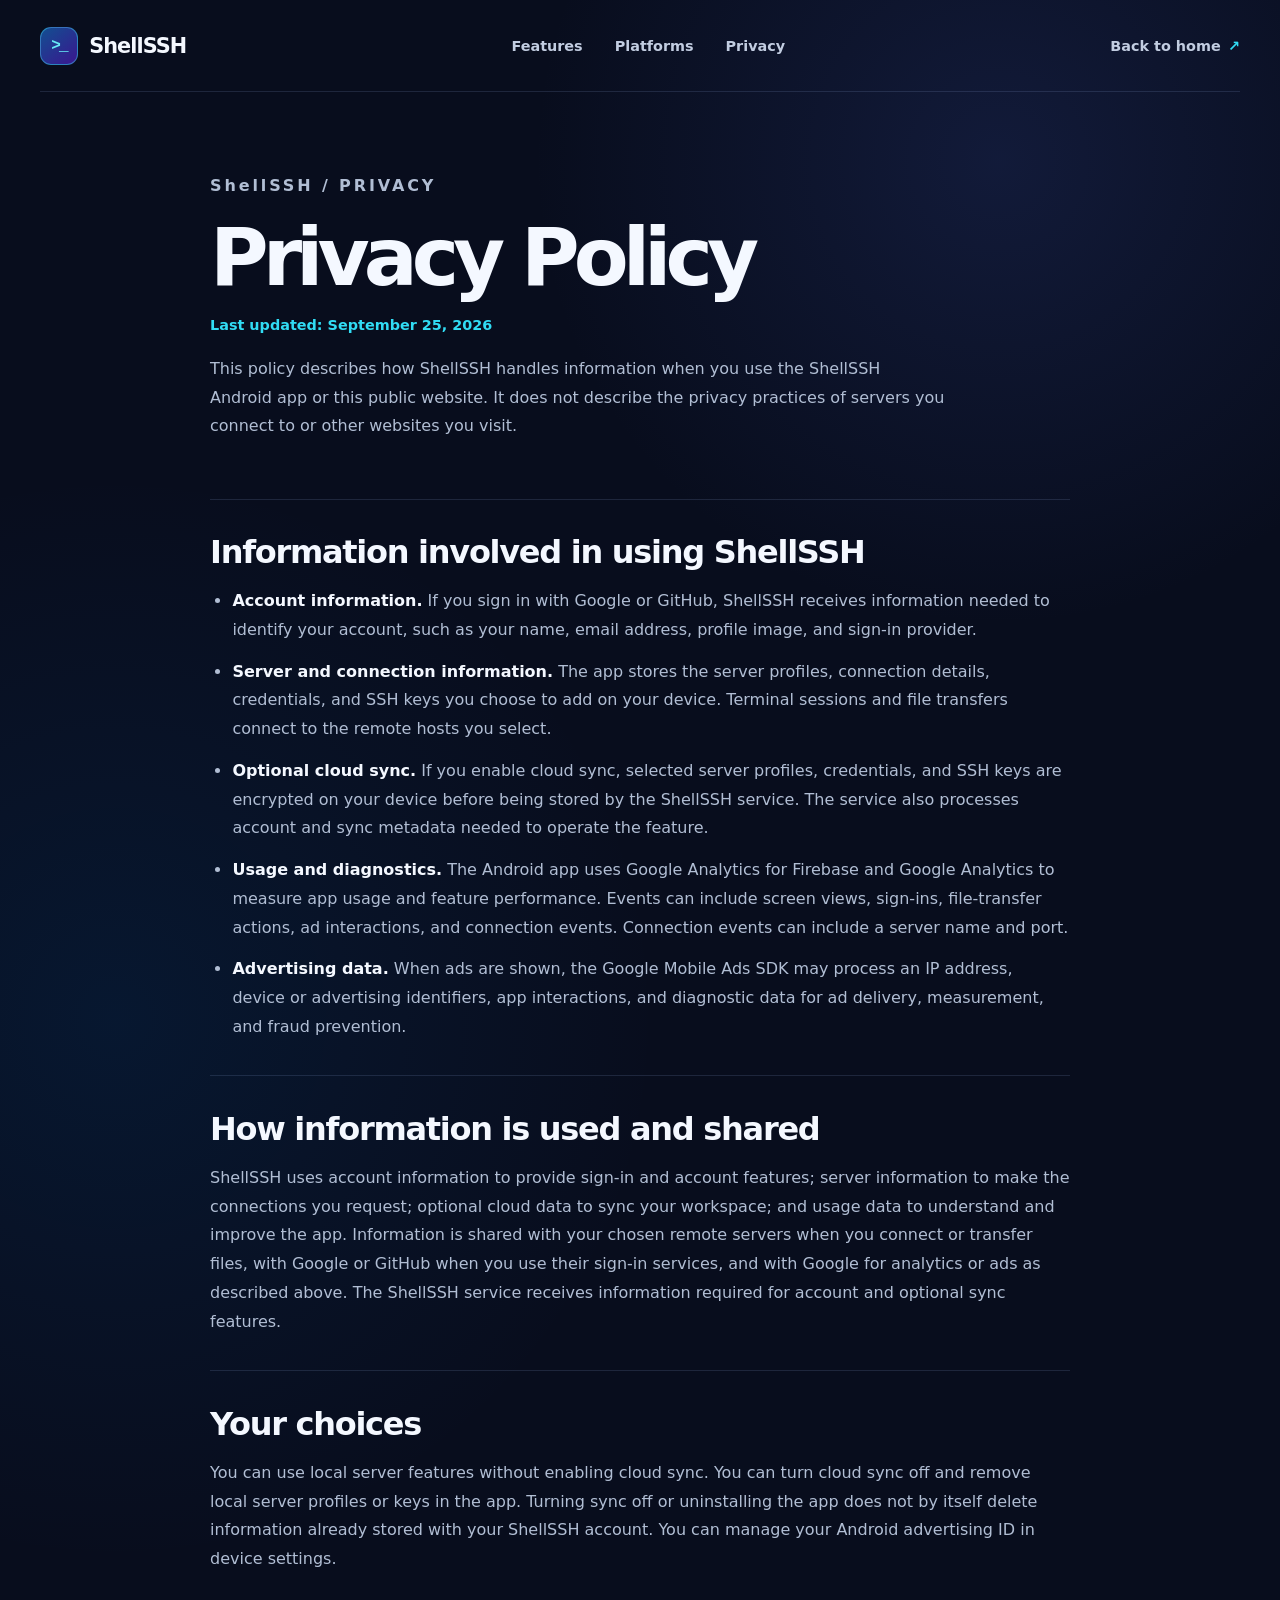
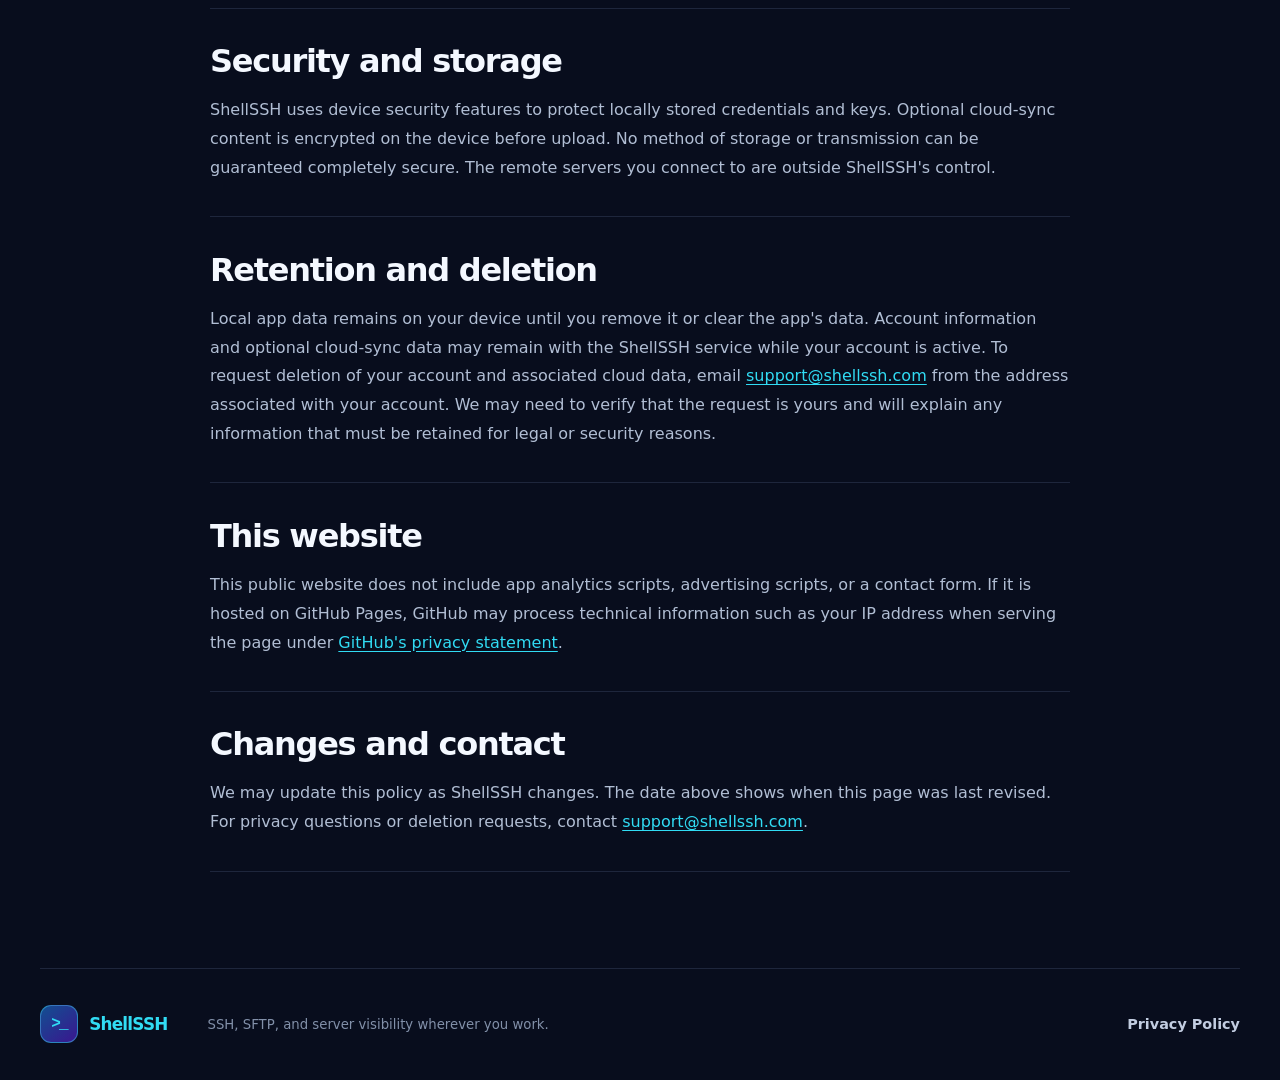
<file: privacy.html>
<!doctype html>
<html lang="en">
<head>
  <meta charset="utf-8">
  <meta name="viewport" content="width=device-width, initial-scale=1">
  <meta name="theme-color" content="#080d1d">
  <meta name="description" content="Privacy Policy for the ShellSSH Android app and public website.">
  <title>Privacy Policy — ShellSSH</title>
  <link rel="stylesheet" href="styles.css">
</head>
<body>
  <a class="skip-link" href="#main">Skip to content</a>
  <div class="site-shell">
    <header class="site-header">
      <a class="brand" href="index.html" aria-label="ShellSSH home">
        <span class="brand-mark" aria-hidden="true">&gt;_</span>
        <span>ShellSSH</span>
      </a>
      <nav class="site-nav" aria-label="Main navigation">
        <a href="index.html#features">Features</a>
        <a href="index.html#platforms">Platforms</a>
        <a href="privacy.html" aria-current="page">Privacy</a>
      </nav>
      <a class="header-link" href="index.html">Back to home <span aria-hidden="true">↗</span></a>
    </header>

    <main class="policy" id="main">
      <div class="policy-heading">
        <p class="eyebrow">ShellSSH / PRIVACY</p>
        <h1>Privacy Policy</h1>
        <p class="policy-date">Last updated: September 25, 2026</p>
        <p>This policy describes how ShellSSH handles information when you use the ShellSSH Android app or this public website. It does not describe the privacy practices of servers you connect to or other websites you visit.</p>
      </div>

      <div class="policy-content">
        <section aria-labelledby="information-title">
          <h2 id="information-title">Information involved in using ShellSSH</h2>
          <ul>
            <li><strong>Account information.</strong> If you sign in with Google or GitHub, ShellSSH receives information needed to identify your account, such as your name, email address, profile image, and sign-in provider.</li>
            <li><strong>Server and connection information.</strong> The app stores the server profiles, connection details, credentials, and SSH keys you choose to add on your device. Terminal sessions and file transfers connect to the remote hosts you select.</li>
            <li><strong>Optional cloud sync.</strong> If you enable cloud sync, selected server profiles, credentials, and SSH keys are encrypted on your device before being stored by the ShellSSH service. The service also processes account and sync metadata needed to operate the feature.</li>
            <li><strong>Usage and diagnostics.</strong> The Android app uses Google Analytics for Firebase and Google Analytics to measure app usage and feature performance. Events can include screen views, sign-ins, file-transfer actions, ad interactions, and connection events. Connection events can include a server name and port.</li>
            <li><strong>Advertising data.</strong> When ads are shown, the Google Mobile Ads SDK may process an IP address, device or advertising identifiers, app interactions, and diagnostic data for ad delivery, measurement, and fraud prevention.</li>
          </ul>
        </section>

        <section aria-labelledby="use-title">
          <h2 id="use-title">How information is used and shared</h2>
          <p>ShellSSH uses account information to provide sign-in and account features; server information to make the connections you request; optional cloud data to sync your workspace; and usage data to understand and improve the app. Information is shared with your chosen remote servers when you connect or transfer files, with Google or GitHub when you use their sign-in services, and with Google for analytics or ads as described above. The ShellSSH service receives information required for account and optional sync features.</p>
        </section>

        <section aria-labelledby="choices-title">
          <h2 id="choices-title">Your choices</h2>
          <p>You can use local server features without enabling cloud sync. You can turn cloud sync off and remove local server profiles or keys in the app. Turning sync off or uninstalling the app does not by itself delete information already stored with your ShellSSH account. You can manage your Android advertising ID in device settings.</p>
        </section>

        <section aria-labelledby="security-title">
          <h2 id="security-title">Security and storage</h2>
          <p>ShellSSH uses device security features to protect locally stored credentials and keys. Optional cloud-sync content is encrypted on the device before upload. No method of storage or transmission can be guaranteed completely secure. The remote servers you connect to are outside ShellSSH's control.</p>
        </section>

        <section aria-labelledby="retention-title">
          <h2 id="retention-title">Retention and deletion</h2>
          <p>Local app data remains on your device until you remove it or clear the app's data. Account information and optional cloud-sync data may remain with the ShellSSH service while your account is active. To request deletion of your account and associated cloud data, email <a href="mailto:support@shellssh.com?subject=ShellSSH%20account%20deletion">support@shellssh.com</a> from the address associated with your account. We may need to verify that the request is yours and will explain any information that must be retained for legal or security reasons.</p>
        </section>

        <section aria-labelledby="website-title">
          <h2 id="website-title">This website</h2>
          <p>This public website does not include app analytics scripts, advertising scripts, or a contact form. If it is hosted on GitHub Pages, GitHub may process technical information such as your IP address when serving the page under <a href="https://docs.github.com/en/site-policy/privacy-policies/github-general-privacy-statement">GitHub's privacy statement</a>.</p>
        </section>

        <section aria-labelledby="updates-title">
          <h2 id="updates-title">Changes and contact</h2>
          <p>We may update this policy as ShellSSH changes. The date above shows when this page was last revised. For privacy questions or deletion requests, contact <a href="mailto:support@shellssh.com">support@shellssh.com</a>.</p>
        </section>
      </div>
    </main>

    <footer class="site-footer">
      <a class="brand footer-brand" href="index.html" aria-label="ShellSSH home">
        <span class="brand-mark" aria-hidden="true">&gt;_</span>
        <span>ShellSSH</span>
      </a>
      <p>SSH, SFTP, and server visibility wherever you work.</p>
      <a class="footer-link" href="privacy.html" aria-current="page">Privacy Policy</a>
    </footer>
  </div>
  <!-- Google tag (gtag.js) -->
<script async src="https://www.googletagmanager.com/gtag/js?id=G-E1LFZ75ZS3"></script>
<script>
  window.dataLayer = window.dataLayer || [];
  function gtag(){dataLayer.push(arguments);}
  gtag('js', new Date());

  gtag('config', 'G-E1LFZ75ZS3');
</script>
</body>
</html>
</file>
<file: styles.css>
:root {
  color-scheme: dark;
  --bg: #080d1d;
  --surface: #111a30;
  --surface-soft: #10192b;
  --line: rgba(151, 179, 231, .15);
  --text: #f4f8ff;
  --muted: #9caac4;
  --cyan: #31dcf4;
  --blue: #4d85ff;
  --violet: #9658ff;
}

* { box-sizing: border-box; }
html { scroll-behavior: smooth; }
body {
  margin: 0;
  background: radial-gradient(circle at 78% 6%, rgba(53, 74, 158, .22), transparent 29rem),
              radial-gradient(circle at 9% 38%, rgba(0, 116, 217, .1), transparent 34rem),
              var(--bg);
  color: var(--text);
  font-family: Inter, ui-sans-serif, system-ui, -apple-system, BlinkMacSystemFont, "Segoe UI", sans-serif;
  -webkit-font-smoothing: antialiased;
}
a { color: inherit; text-decoration: none; }
img { display: block; max-width: 100%; }
:focus-visible { outline: 2px solid var(--cyan); outline-offset: 4px; }
.skip-link { position: absolute; z-index: 20; left: 1rem; top: -4rem; padding: .65rem 1rem; background: white; color: #091227; border-radius: .5rem; }
.skip-link:focus { top: 1rem; }
.site-shell { width: min(1200px, calc(100% - 48px)); margin: auto; }

.site-header { height: 92px; display: flex; align-items: center; gap: 2rem; border-bottom: 1px solid var(--line); }
.brand { display: inline-flex; align-items: center; gap: .7rem; font-weight: 750; font-size: 1.3rem; letter-spacing: -.045em; white-space: nowrap; }
.brand-mark { width: 38px; height: 38px; display: grid; place-items: center; border: 1px solid rgba(64, 211, 241, .45); border-radius: 11px; background: linear-gradient(140deg, #124f91, #3a168f); color: #66e9f6; font: 800 1rem ui-monospace, monospace; letter-spacing: -.12em; }
.site-nav { display: flex; align-items: center; gap: 2rem; margin: auto; }
.site-nav a, .header-link, .site-footer a:not(.brand) { color: #c2cde1; font-size: .9rem; font-weight: 600; transition: color .2s ease; }
.site-nav a:hover, .header-link:hover, .site-footer a:hover { color: white; }
.header-link { white-space: nowrap; display: inline-flex; gap: .45rem; align-items: center; }
.header-link span, .site-footer a span { color: var(--cyan); }

.eyebrow { margin: 0 0 1.1rem; color: var(--cyan); font-size: .73rem; font-weight: 800; letter-spacing: .18em; }
.hero { min-height: 625px; display: grid; grid-template-columns: 1fr 1.09fr; align-items: center; gap: 2.5rem; padding: 5rem 0 5.2rem; }
.hero-copy { position: relative; z-index: 1; }
.live-dot, .label-indicator { display: inline-block; width: 7px; height: 7px; margin-right: .55rem; border-radius: 50%; background: #30e9aa; box-shadow: 0 0 13px rgba(48, 233, 170, .75); vertical-align: 1px; }
h1, h2, h3, p { overflow-wrap: break-word; }
h1 { margin: 0; font-size: clamp(3.6rem, 6vw, 5.9rem); line-height: 1.02; letter-spacing: -.075em; font-weight: 800; }
h1 span, .platform-intro h2 span { background: linear-gradient(110deg, #32dcf2 4%, #548cff 52%, #af63ff 93%); -webkit-background-clip: text; background-clip: text; color: transparent; }
.hero-description { max-width: 34rem; margin: 1.8rem 0 0; color: #b1bed4; font-size: 1.13rem; line-height: 1.75; }
.hero-actions { display: flex; flex-wrap: wrap; gap: .85rem; margin-top: 2.2rem; }
.button { min-height: 48px; display: inline-flex; align-items: center; justify-content: center; gap: .65rem; padding: .8rem 1.18rem; border-radius: 11px; font-size: .91rem; font-weight: 700; transition: transform .2s ease, background .2s ease, border-color .2s ease; }
.button:hover { transform: translateY(-2px); }
.button-primary { background: linear-gradient(105deg, #21d7ef, #487dff); color: #061324; box-shadow: 0 12px 34px rgba(38, 111, 228, .2); }
.button-primary:hover { background: linear-gradient(105deg, #66e9f6, #6999ff); }
.button-secondary { border: 1px solid rgba(152, 179, 229, .24); background: rgba(255, 255, 255, .035); color: #dfebff; }
.button-secondary:hover { border-color: rgba(152, 179, 229, .5); background: rgba(255, 255, 255, .065); }
.hero-proof { display: flex; flex-wrap: wrap; align-items: center; gap: .85rem; margin-top: 2.15rem; color: #8d9bb6; font-size: .79rem; font-weight: 600; }
.proof-divider { height: 16px; width: 1px; background: #485775; }
.hero-art { position: relative; min-width: 0; height: 470px; isolation: isolate; display: grid; place-items: center; }
.art-glow { position: absolute; z-index: -1; inset: 7%; background: radial-gradient(ellipse, rgba(44, 107, 255, .34), rgba(111, 50, 235, .11) 50%, transparent 72%); filter: blur(25px); }
.visual-grid { position: absolute; inset: 4%; opacity: .35; background-image: radial-gradient(#6085c5 1px, transparent 1px); background-size: 22px 22px; mask-image: radial-gradient(circle, black 28%, transparent 73%); }
.visual-orbit { position: absolute; border: 1px solid rgba(82, 151, 240, .22); border-radius: 50%; transform: rotate(-20deg); }
.orbit-outer { width: 89%; aspect-ratio: 1; max-height: 450px; }
.orbit-inner { width: 66%; aspect-ratio: 1; max-height: 330px; border-color: rgba(87, 200, 250, .4); box-shadow: 0 0 55px rgba(48, 114, 233, .12); }
.visual-core { width: 40%; aspect-ratio: 1; max-height: 205px; display: grid; place-items: center; border: 1px solid rgba(106, 216, 255, .64); border-radius: 28%; background: linear-gradient(145deg, #152f69, #21124e 78%); box-shadow: inset 0 0 30px rgba(67, 195, 255, .14), 0 28px 90px rgba(16, 42, 136, .46); transform: rotate(-10deg); }
.visual-core span { color: #4de7f6; font: 800 clamp(3.5rem, 9vw, 7rem) ui-monospace, monospace; letter-spacing: -.16em; transform: rotate(10deg); text-shadow: 0 0 25px rgba(49, 220, 244, .65); }
.visual-node { position: absolute; width: 12px; height: 12px; border: 3px solid #6ddcf4; border-radius: 50%; background: #10224d; box-shadow: 0 0 25px rgba(61, 193, 250, .7); }
.node-one { top: 12%; left: 38%; }.node-two { top: 48%; right: 7%; border-color: #aa6dff; }.node-three { bottom: 11%; left: 22%; }

.feature-section { padding: 4.8rem 0 6.1rem; border-top: 1px solid var(--line); }
.section-heading { display: flex; align-items: end; justify-content: space-between; gap: 3rem; margin-bottom: 2.1rem; }
.section-heading h2, .platform-intro h2, .privacy-section h2, .closing h2 { margin: 0; font-size: clamp(2rem, 3.2vw, 3.25rem); line-height: 1.12; letter-spacing: -.055em; }
.section-heading > p { max-width: 23rem; margin: 0 0 .25rem; color: var(--muted); line-height: 1.7; font-size: .95rem; }
.feature-grid { display: grid; grid-template-columns: repeat(4, minmax(0, 1fr)); gap: .9rem; }
.feature-card { min-height: 270px; display: flex; flex-direction: column; align-items: flex-start; padding: 1.5rem; border: 1px solid var(--line); border-radius: 16px; background: linear-gradient(158deg, rgba(25, 38, 67, .8), rgba(15, 24, 43, .84)); transition: transform .2s ease, border-color .2s ease; }
.feature-card:hover { transform: translateY(-4px); border-color: rgba(92, 159, 241, .46); }
.feature-icon { width: 46px; height: 46px; display: grid; place-items: center; border-radius: 12px; font-size: 1.2rem; font-weight: 800; }
.icon-blue { color: #74a5ff; background: rgba(70, 121, 253, .14); }
.icon-cyan { color: #4de5e9; background: rgba(53, 211, 227, .12); }
.icon-violet { color: #b48bff; background: rgba(149, 92, 252, .14); }
.icon-pink { color: #f093e4; background: rgba(230, 104, 224, .13); }
.feature-card h3 { margin: 1.3rem 0 .55rem; font-size: 1.05rem; letter-spacing: -.02em; }
.feature-card p { margin: 0; color: #a4b2cb; font-size: .87rem; line-height: 1.66; }
.feature-tag { margin-top: auto; padding-top: 1.5rem; color: #6884ae; font-size: .62rem; font-weight: 800; letter-spacing: .18em; }

.platform-section { display: grid; grid-template-columns: .9fr 1fr; gap: 5rem; align-items: center; padding: 5.2rem 0 6rem; border-top: 1px solid var(--line); }
.platform-intro h2 { font-size: clamp(2.7rem, 4vw, 4.2rem); }
.platform-intro > p:last-child { max-width: 29rem; margin: 1.4rem 0 0; color: var(--muted); line-height: 1.75; }
.platform-list { display: grid; gap: .9rem; }
.platform-card { display: grid; grid-template-columns: 53px 1fr auto; gap: 1rem; align-items: center; padding: 1.15rem; border: 1px solid var(--line); border-radius: 15px; background: var(--surface-soft); }
.platform-mark { width: 53px; height: 53px; display: grid; place-items: center; border-radius: 12px; color: #75edfa; background: linear-gradient(135deg, #0a688e, #153475); font-size: 1.2rem; font-weight: 800; }
.windows-mark { color: #a1b9ff; background: linear-gradient(135deg, #2547aa, #452085); }
.platform-card h3 { margin: 0 0 .23rem; font-size: .98rem; }
.platform-card p { margin: 0; color: var(--muted); font-size: .84rem; line-height: 1.55; }
.platform-arrow { color: #5e7194; font-size: 1.1rem; }

.privacy-section { display: grid; grid-template-columns: 88px 1fr; gap: 1.7rem; align-items: start; padding: 2.3rem; border: 1px solid rgba(54, 203, 236, .25); border-radius: 20px; background: linear-gradient(110deg, rgba(18, 61, 92, .46), rgba(24, 28, 66, .44)); }
.privacy-symbol { width: 70px; height: 70px; display: grid; place-items: center; border: 1px solid rgba(52, 211, 235, .4); border-radius: 18px; color: var(--cyan); background: rgba(50, 219, 242, .1); font-size: 2rem; }
.privacy-section h2 { font-size: clamp(1.8rem, 2.7vw, 2.6rem); }
.privacy-section p:last-child { max-width: 49rem; margin: .9rem 0 0; color: #b5c4dc; line-height: 1.75; font-size: .93rem; }
.closing { display: flex; justify-content: space-between; align-items: center; gap: 2rem; padding: 6rem 0; }
.closing h2 { font-size: clamp(1.9rem, 3vw, 2.8rem); }
.site-footer { display: flex; align-items: center; gap: 1rem; min-height: 112px; border-top: 1px solid var(--line); }
.footer-brand { font-size: 1.05rem; }
.site-footer p { margin: 0 auto 0 1.5rem; color: #8290a9; font-size: .83rem; }
.footer-link { white-space: nowrap; }

.policy { max-width: 860px; margin: 0 auto; padding: 5rem 0 6rem; }
.policy-heading { padding-bottom: 2.6rem; border-bottom: 1px solid var(--line); }
.policy-heading .eyebrow { margin-bottom: 1rem; }
.policy h1 { font-size: clamp(3rem, 7vw, 5rem); }
.policy-date { color: var(--cyan) !important; font-size: .9rem !important; font-weight: 700; }
.policy-heading > p:last-child { max-width: 46rem; }
.policy p, .policy li { color: #b1bed4; font-size: 1rem; line-height: 1.8; }
.policy-content section { padding: 2.1rem 0; border-bottom: 1px solid var(--line); }
.policy-content h2 { margin: 0 0 1rem; font-size: clamp(1.5rem, 3vw, 2rem); letter-spacing: -.04em; }
.policy-content p { margin: 0; }
.policy-content ul { margin: 0; padding-left: 1.4rem; }
.policy-content li + li { margin-top: .8rem; }
.policy-content strong { color: var(--text); }
.policy-content a { color: var(--cyan); text-decoration: underline; text-underline-offset: .18em; }
.policy-content a:hover { color: white; }

@media (max-width: 900px) {
  .hero { grid-template-columns: 1fr; gap: 1.3rem; padding: 4rem 0 3rem; }
  .hero-copy { max-width: 42rem; }
  .hero-art { width: min(600px, 100%); justify-self: center; }
  .feature-grid { grid-template-columns: repeat(2, minmax(0, 1fr)); }
  .platform-section { gap: 2.5rem; }
}

@media (max-width: 620px) {
  .site-shell { width: min(100% - 32px, 1200px); }
  .site-header { height: 72px; }
  .site-nav { display: none; }
  .header-link { margin-left: auto; font-size: .78rem; }
  .brand { font-size: 1.12rem; }
  .brand-mark { width: 33px; height: 33px; }
  .hero { padding: 3.2rem 0 2rem; }
  h1 { font-size: clamp(3.15rem, 13vw, 4.5rem); }
  .hero-description { font-size: 1rem; }
  .hero-actions { gap: .65rem; }
  .hero-actions .button { width: 100%; }
  .hero-proof { gap: .55rem; font-size: .72rem; }
  .hero-art { height: 340px; }
  .feature-section { padding: 3.5rem 0 4rem; }
  .section-heading { display: block; }
  .section-heading > p { margin-top: 1rem; }
  .feature-grid { gap: .7rem; }
  .feature-card { min-height: 254px; padding: 1rem; }
  .feature-card p { font-size: .8rem; }
  .platform-section { grid-template-columns: 1fr; padding: 4rem 0; }
  .privacy-section { grid-template-columns: 1fr; gap: 1.2rem; padding: 1.4rem; }
  .privacy-symbol { width: 56px; height: 56px; font-size: 1.5rem; }
  .closing { display: block; padding: 4.5rem 0; }
  .closing .button { margin-top: 1.5rem; }
  .site-footer { flex-wrap: wrap; gap: .7rem 1rem; padding: 1.5rem 0; }
  .site-footer p { order: 3; width: 100%; margin: 0; }
  .site-footer > a:last-child { margin-left: auto; }
  .policy { padding: 3.5rem 0 4rem; }
  .policy-content section { padding: 1.75rem 0; }
}

@media (max-width: 390px) {
  .feature-grid { grid-template-columns: 1fr; }
  .feature-card { min-height: 210px; }
}

@media (prefers-reduced-motion: reduce) {
  html { scroll-behavior: auto; }
  *, *::before, *::after { transition-duration: .01ms !important; animation-duration: .01ms !important; }
}
</file>
